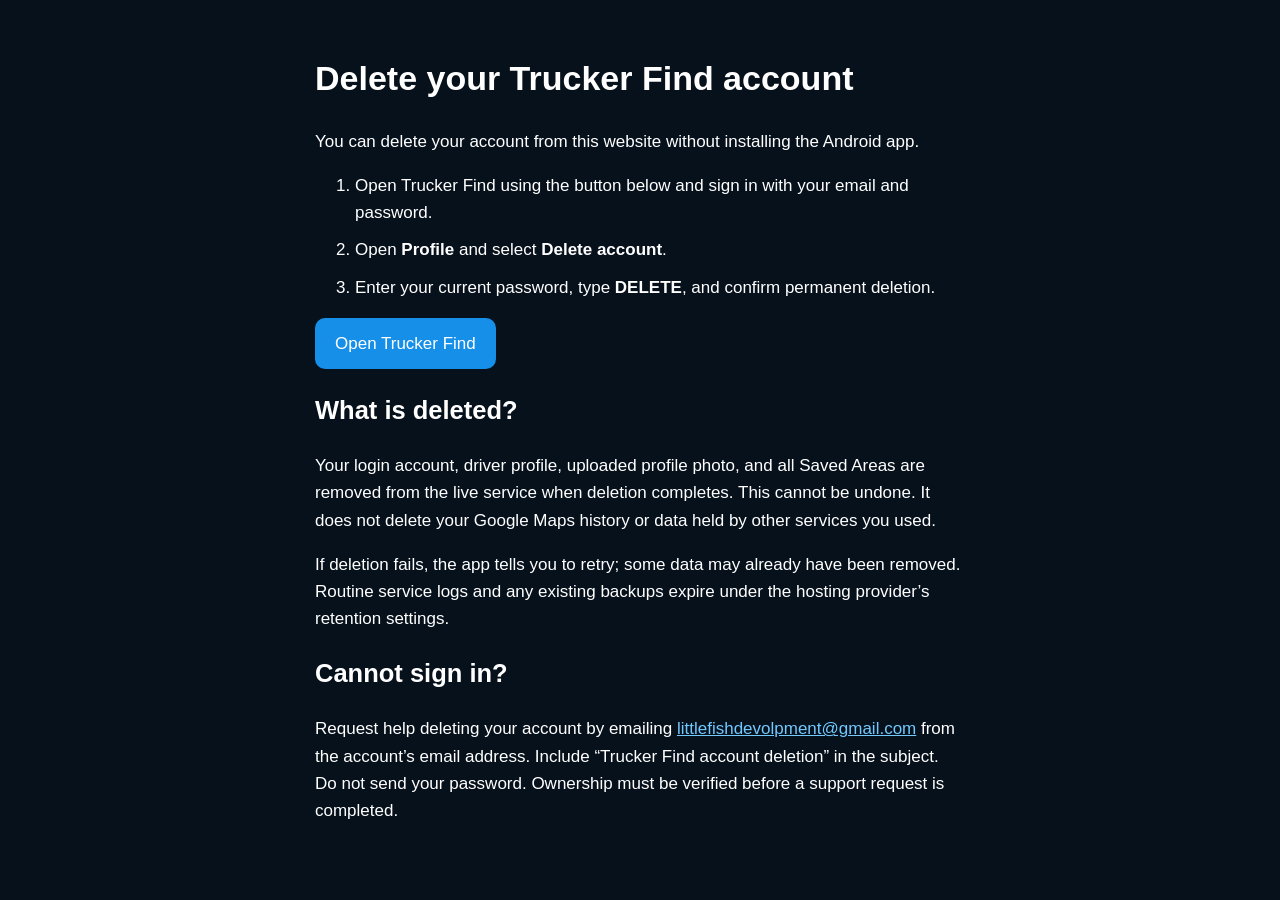
<file: delete-account.html>
<!doctype html>
<html lang="en"><head><meta charset="utf-8"><meta name="viewport" content="width=device-width,initial-scale=1"><title>Delete your Trucker Find account</title>
<style>body{background:#07111c;color:#fff;font:17px/1.6 Arial,sans-serif;margin:0;padding:28px}main{max-width:650px;margin:auto}a{color:#72c9ff}.button{display:inline-block;background:#168fe8;color:#fff;padding:12px 20px;border-radius:10px;text-decoration:none}li{margin:10px 0}</style></head>
<body><main><h1>Delete your Trucker Find account</h1>
<p>You can delete your account from this website without installing the Android app.</p>
<ol><li>Open Trucker Find using the button below and sign in with your email and password.</li><li>Open <strong>Profile</strong> and select <strong>Delete account</strong>.</li><li>Enter your current password, type <strong>DELETE</strong>, and confirm permanent deletion.</li></ol>
<p><a class="button" href="./">Open Trucker Find</a></p>
<h2>What is deleted?</h2><p>Your login account, driver profile, uploaded profile photo, and all Saved Areas are removed from the live service when deletion completes. This cannot be undone. It does not delete your Google Maps history or data held by other services you used.</p>
<p>If deletion fails, the app tells you to retry; some data may already have been removed. Routine service logs and any existing backups expire under the hosting provider’s retention settings.</p>
<h2>Cannot sign in?</h2><p>Request help deleting your account by emailing <a href="mailto:littlefishdevolpment@gmail.com?subject=Trucker%20Find%20account%20deletion">littlefishdevolpment@gmail.com</a> from the account’s email address. Include “Trucker Find account deletion” in the subject. Do not send your password. Ownership must be verified before a support request is completed.</p>
</main></body></html>
</file>
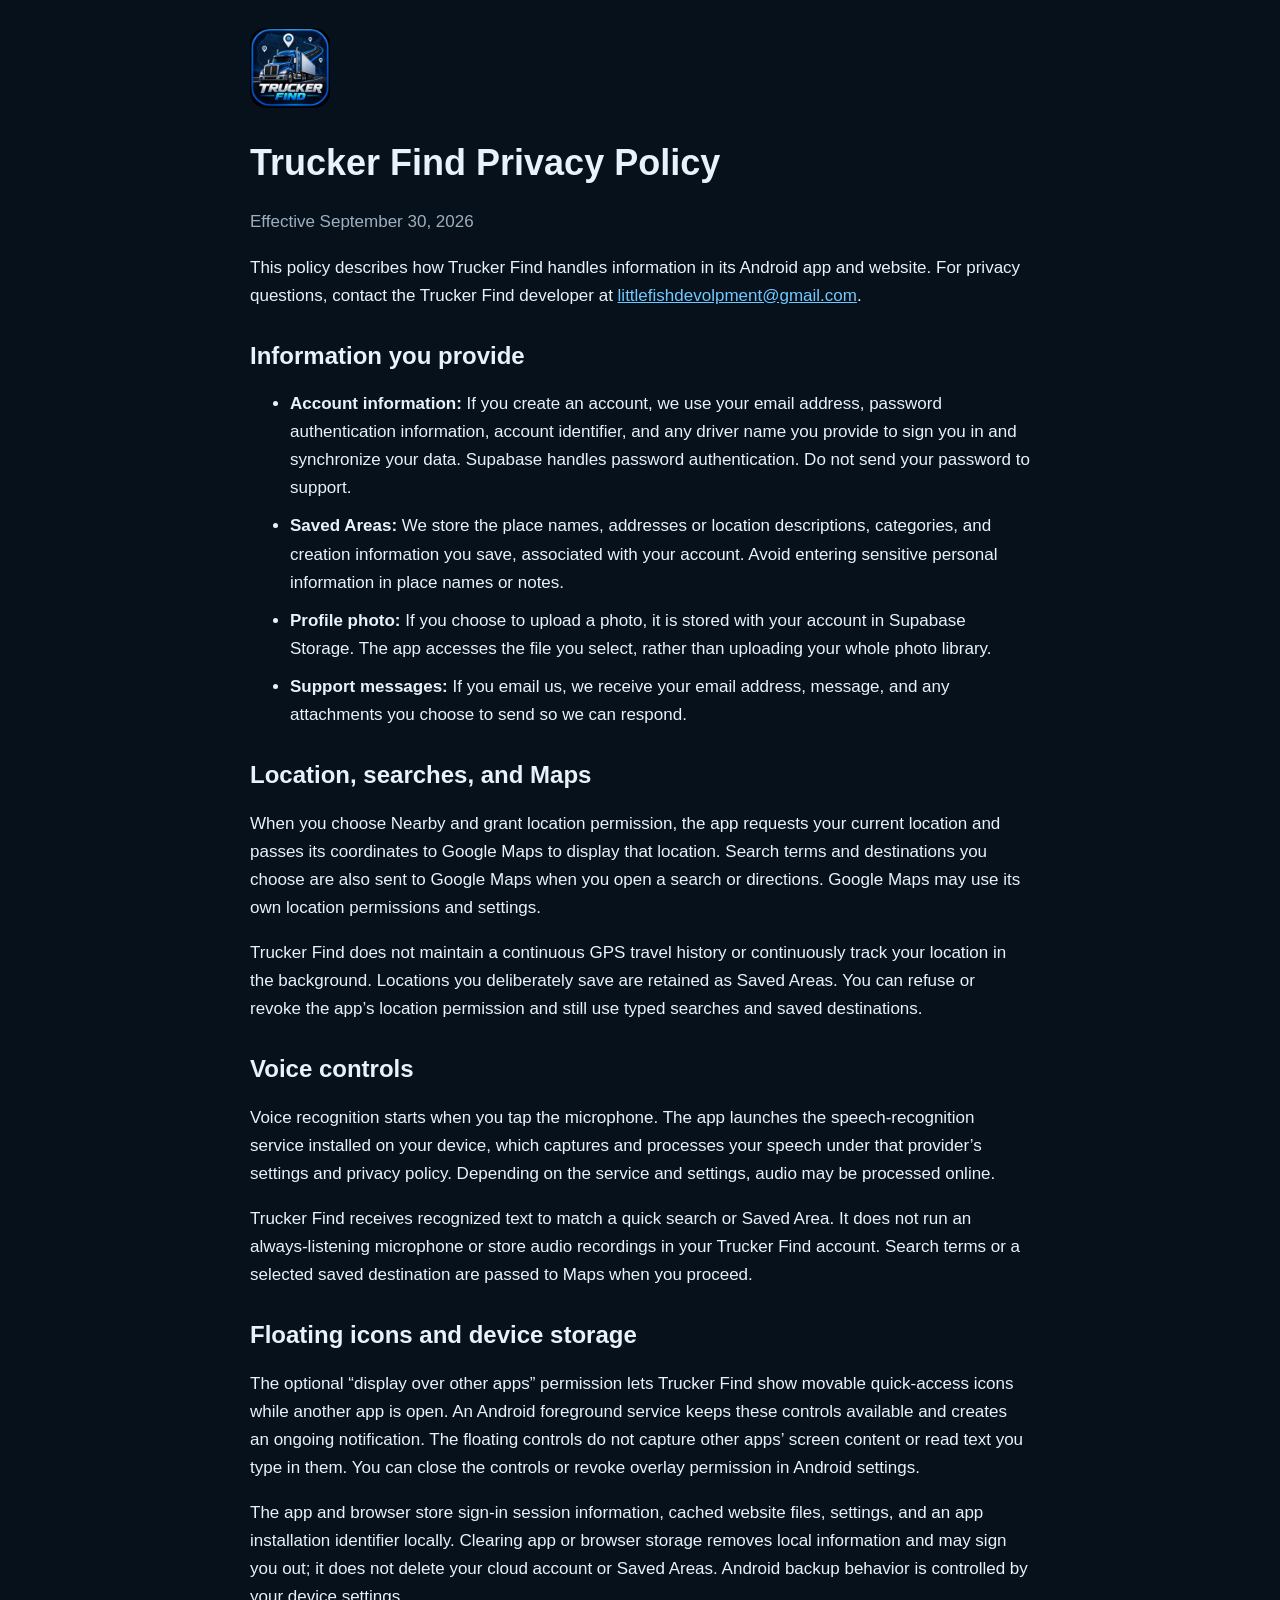
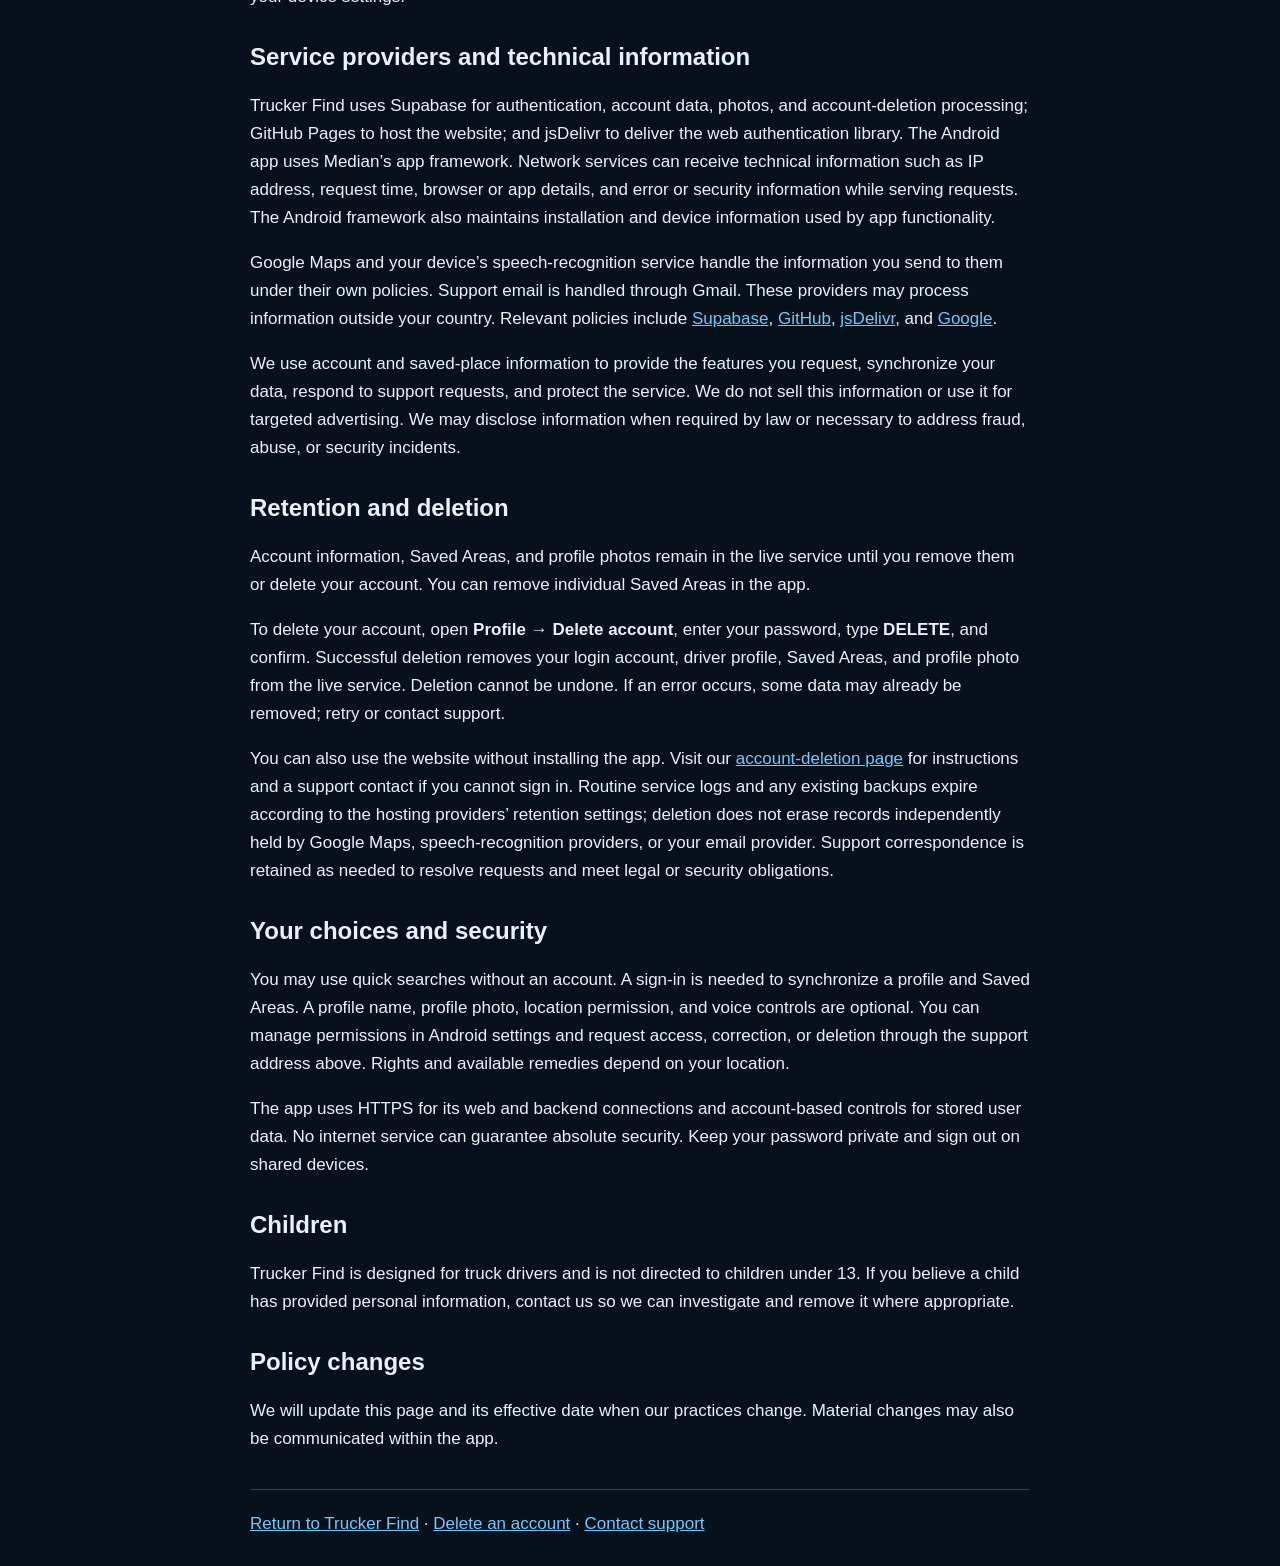
<file: privacy.html>
<!doctype html>
<html lang="en"><head><meta charset="utf-8"><meta name="viewport" content="width=device-width,initial-scale=1"><title>Trucker Find Privacy Policy</title>
<style>*{box-sizing:border-box}body{margin:0;background:#07111c;color:#e8f2fa;font:17px/1.65 Arial,sans-serif;padding:28px 20px}main{max-width:780px;margin:auto}h1,h2{line-height:1.2}h1{font-size:36px}h2{font-size:24px;margin-top:32px}a{color:#72c9ff}li{margin:10px 0}.date{color:#9db0c0}header img{width:80px;border-radius:16px}footer{border-top:1px solid #28465d;padding-top:20px;margin-top:36px}</style></head>
<body><main><header><img src="icons/trucker-find-192.png" alt="Trucker Find logo"><h1>Trucker Find Privacy Policy</h1><p class="date">Effective September 30, 2026</p></header>
<p>This policy describes how Trucker Find handles information in its Android app and website. For privacy questions, contact the Trucker Find developer at <a href="mailto:littlefishdevolpment@gmail.com">littlefishdevolpment@gmail.com</a>.</p>
<h2>Information you provide</h2>
<ul><li><strong>Account information:</strong> If you create an account, we use your email address, password authentication information, account identifier, and any driver name you provide to sign you in and synchronize your data. Supabase handles password authentication. Do not send your password to support.</li>
<li><strong>Saved Areas:</strong> We store the place names, addresses or location descriptions, categories, and creation information you save, associated with your account. Avoid entering sensitive personal information in place names or notes.</li>
<li><strong>Profile photo:</strong> If you choose to upload a photo, it is stored with your account in Supabase Storage. The app accesses the file you select, rather than uploading your whole photo library.</li>
<li><strong>Support messages:</strong> If you email us, we receive your email address, message, and any attachments you choose to send so we can respond.</li></ul>
<h2>Location, searches, and Maps</h2>
<p>When you choose Nearby and grant location permission, the app requests your current location and passes its coordinates to Google Maps to display that location. Search terms and destinations you choose are also sent to Google Maps when you open a search or directions. Google Maps may use its own location permissions and settings.</p>
<p>Trucker Find does not maintain a continuous GPS travel history or continuously track your location in the background. Locations you deliberately save are retained as Saved Areas. You can refuse or revoke the app’s location permission and still use typed searches and saved destinations.</p>
<h2>Voice controls</h2>
<p>Voice recognition starts when you tap the microphone. The app launches the speech-recognition service installed on your device, which captures and processes your speech under that provider’s settings and privacy policy. Depending on the service and settings, audio may be processed online.</p>
<p>Trucker Find receives recognized text to match a quick search or Saved Area. It does not run an always-listening microphone or store audio recordings in your Trucker Find account. Search terms or a selected saved destination are passed to Maps when you proceed.</p>
<h2>Floating icons and device storage</h2>
<p>The optional “display over other apps” permission lets Trucker Find show movable quick-access icons while another app is open. An Android foreground service keeps these controls available and creates an ongoing notification. The floating controls do not capture other apps’ screen content or read text you type in them. You can close the controls or revoke overlay permission in Android settings.</p>
<p>The app and browser store sign-in session information, cached website files, settings, and an app installation identifier locally. Clearing app or browser storage removes local information and may sign you out; it does not delete your cloud account or Saved Areas. Android backup behavior is controlled by your device settings.</p>
<h2>Service providers and technical information</h2>
<p>Trucker Find uses Supabase for authentication, account data, photos, and account-deletion processing; GitHub Pages to host the website; and jsDelivr to deliver the web authentication library. The Android app uses Median’s app framework. Network services can receive technical information such as IP address, request time, browser or app details, and error or security information while serving requests. The Android framework also maintains installation and device information used by app functionality.</p>
<p>Google Maps and your device’s speech-recognition service handle the information you send to them under their own policies. Support email is handled through Gmail. These providers may process information outside your country. Relevant policies include <a href="https://supabase.com/privacy">Supabase</a>, <a href="https://docs.github.com/en/site-policy/privacy-policies/github-general-privacy-statement">GitHub</a>, <a href="https://www.jsdelivr.com/terms/privacy-policy">jsDelivr</a>, and <a href="https://policies.google.com/privacy">Google</a>.</p>
<p>We use account and saved-place information to provide the features you request, synchronize your data, respond to support requests, and protect the service. We do not sell this information or use it for targeted advertising. We may disclose information when required by law or necessary to address fraud, abuse, or security incidents.</p>
<h2>Retention and deletion</h2>
<p>Account information, Saved Areas, and profile photos remain in the live service until you remove them or delete your account. You can remove individual Saved Areas in the app.</p>
<p>To delete your account, open <strong>Profile → Delete account</strong>, enter your password, type <strong>DELETE</strong>, and confirm. Successful deletion removes your login account, driver profile, Saved Areas, and profile photo from the live service. Deletion cannot be undone. If an error occurs, some data may already be removed; retry or contact support.</p>
<p>You can also use the website without installing the app. Visit our <a href="delete-account.html">account-deletion page</a> for instructions and a support contact if you cannot sign in. Routine service logs and any existing backups expire according to the hosting providers’ retention settings; deletion does not erase records independently held by Google Maps, speech-recognition providers, or your email provider. Support correspondence is retained as needed to resolve requests and meet legal or security obligations.</p>
<h2>Your choices and security</h2>
<p>You may use quick searches without an account. A sign-in is needed to synchronize a profile and Saved Areas. A profile name, profile photo, location permission, and voice controls are optional. You can manage permissions in Android settings and request access, correction, or deletion through the support address above. Rights and available remedies depend on your location.</p>
<p>The app uses HTTPS for its web and backend connections and account-based controls for stored user data. No internet service can guarantee absolute security. Keep your password private and sign out on shared devices.</p>
<h2>Children</h2>
<p>Trucker Find is designed for truck drivers and is not directed to children under 13. If you believe a child has provided personal information, contact us so we can investigate and remove it where appropriate.</p>
<h2>Policy changes</h2>
<p>We will update this page and its effective date when our practices change. Material changes may also be communicated within the app.</p>
<footer><a href="./">Return to Trucker Find</a> · <a href="delete-account.html">Delete an account</a> · <a href="mailto:littlefishdevolpment@gmail.com">Contact support</a></footer>
</main></body></html>
</file>
